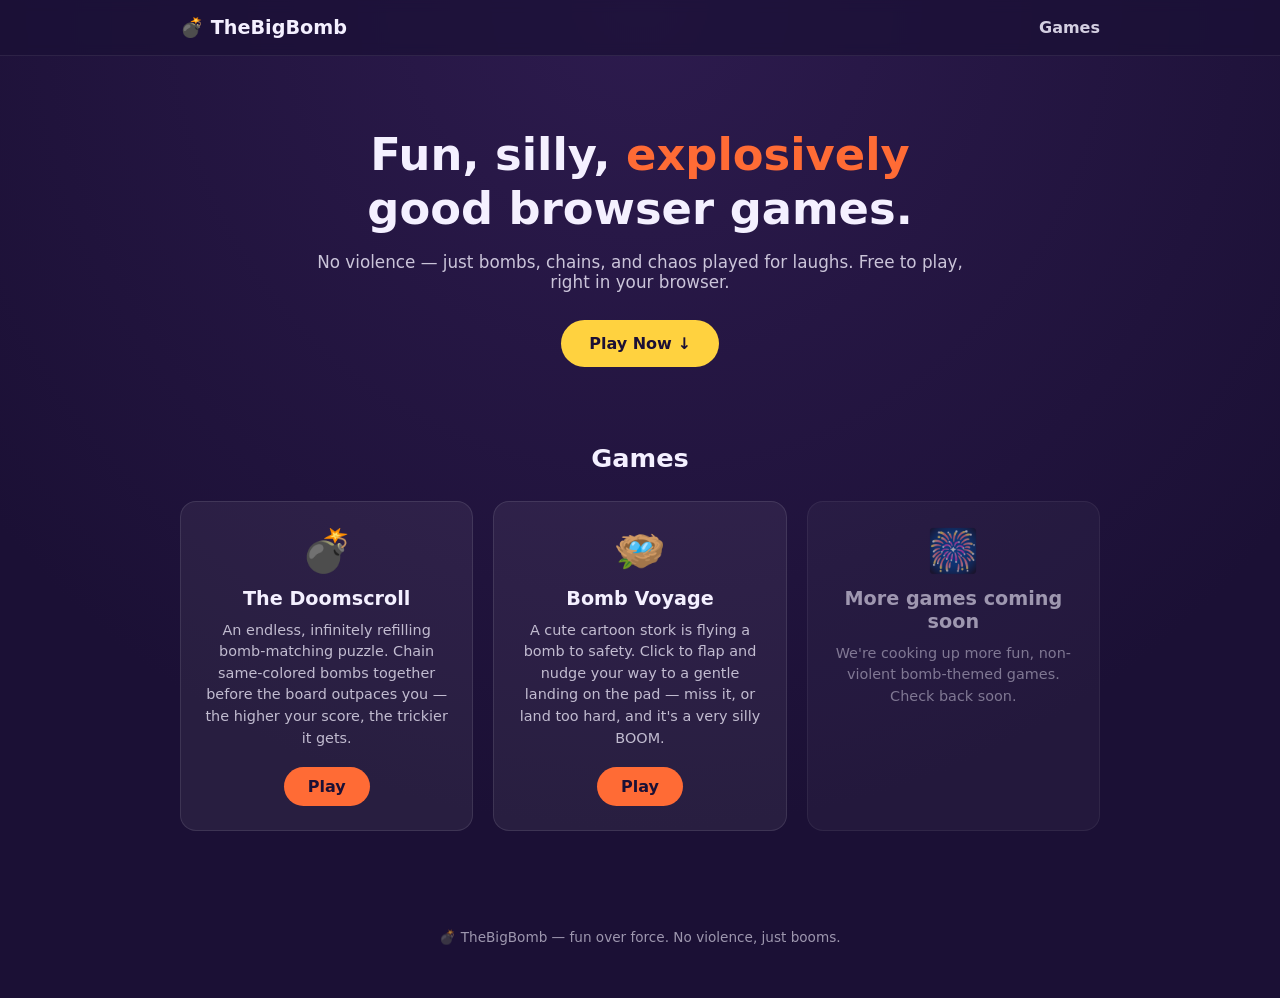
<file: index.html>
<!DOCTYPE html>
<html lang="en">
<head>
<meta charset="UTF-8">
<meta name="viewport" content="width=device-width, initial-scale=1.0">
<title>TheBigBomb — Fun Browser Games</title>
<link rel="stylesheet" href="style.css">
</head>
<body>
  <header class="site-header">
    <div class="nav">
      <a href="#" class="logo">💣 TheBigBomb</a>
      <nav>
        <a href="#games">Games</a>
      </nav>
    </div>
  </header>

  <section class="hero">
    <h1>Fun, silly, <span>explosively</span> good browser games.</h1>
    <p>No violence — just bombs, chains, and chaos played for laughs. Free to play, right in your browser.</p>
    <a href="#games" class="cta">Play Now ↓</a>
  </section>

  <section id="games" class="games">
    <h2>Games</h2>
    <div class="game-grid">
      <article class="game-card">
        <div class="game-art">💣</div>
        <h3>The Doomscroll</h3>
        <p>An endless, infinitely refilling bomb-matching puzzle. Chain same-colored bombs together before the board outpaces you — the higher your score, the trickier it gets.</p>
        <a href="games/doomscroll/index.html" class="play-btn">Play</a>
      </article>

      <article class="game-card">
        <div class="game-art">🪺</div>
        <h3>Bomb Voyage</h3>
        <p>A cute cartoon stork is flying a bomb to safety. Click to flap and nudge your way to a gentle landing on the pad — miss it, or land too hard, and it's a very silly BOOM.</p>
        <a href="games/bomb-voyage/index.html" class="play-btn">Play</a>
      </article>

      <article class="game-card coming-soon">
        <div class="game-art">🎆</div>
        <h3>More games coming soon</h3>
        <p>We're cooking up more fun, non-violent bomb-themed games. Check back soon.</p>
      </article>
    </div>
  </section>

  <footer class="site-footer">
    <p>💣 TheBigBomb — fun over force. No violence, just booms.</p>
  </footer>

  <script src="script.js"></script>
</body>
</html>
</file>
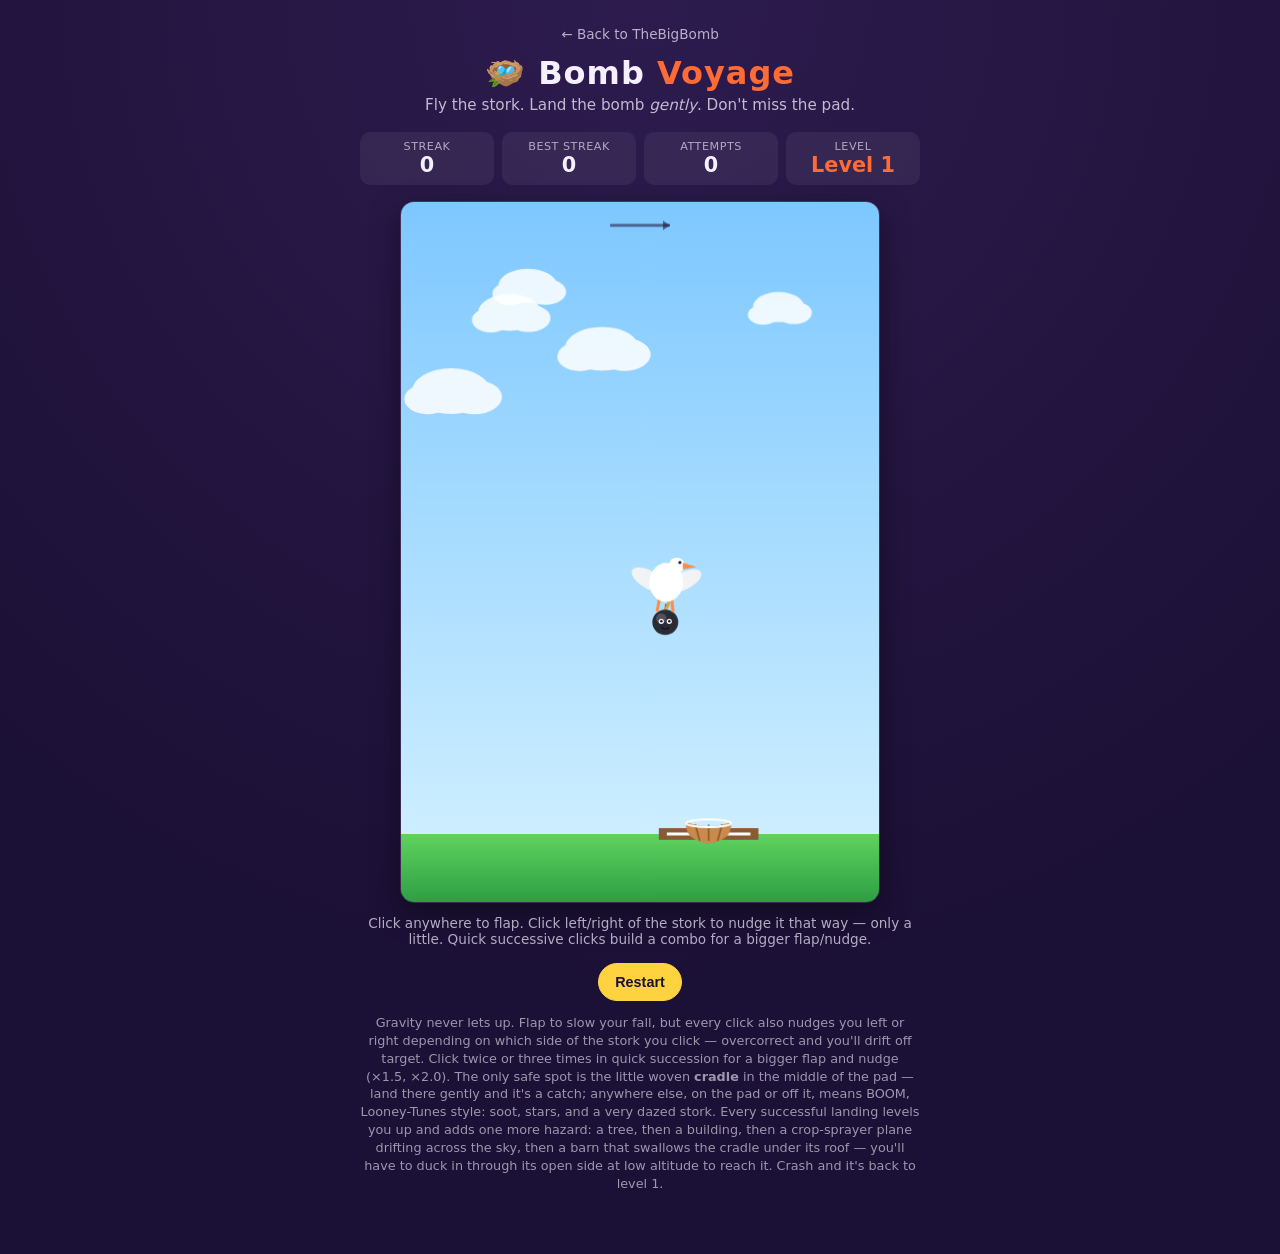
<file: games/bomb-voyage/index.html>
<!DOCTYPE html>
<html lang="en">
<head>
<meta charset="UTF-8">
<meta name="viewport" content="width=device-width, initial-scale=1.0">
<title>Bomb Voyage — TheBigBomb Games</title>
<link rel="stylesheet" href="style.css">
</head>
<body>
  <div class="wrap">
    <a href="../../index.html" class="back-link">← Back to TheBigBomb</a>

    <header>
      <h1>🪺 Bomb <span>Voyage</span></h1>
      <p class="tagline">Fly the stork. Land the bomb <em>gently</em>. Don't miss the pad.</p>
    </header>

    <div class="stats">
      <div class="stat"><span class="label">Streak</span><span id="streak">0</span></div>
      <div class="stat"><span class="label">Best Streak</span><span id="bestStreak">0</span></div>
      <div class="stat"><span class="label">Attempts</span><span id="attempts">0</span></div>
      <div class="stat"><span class="label">Level</span><span id="difficultyLabel">Level 1</span></div>
    </div>

    <div class="game-frame">
      <canvas id="game" width="480" height="720"></canvas>
      <div id="overlayMessage" class="overlay-message"></div>
    </div>

    <p id="hint" class="hint">Click anywhere to flap. Click left/right of the stork to nudge it that way — only a little. Quick successive clicks build a combo for a bigger flap/nudge.</p>

    <div class="controls">
      <button id="restart" class="primary">Restart</button>
    </div>

    <footer>
      <p>Gravity never lets up. Flap to slow your fall, but every click also nudges you left or right depending on which side of the stork you click — overcorrect and you'll drift off target. Click twice or three times in quick succession for a bigger flap and nudge (×1.5, ×2.0). The only safe spot is the little woven <strong>cradle</strong> in the middle of the pad — land there gently and it's a catch; anywhere else, on the pad or off it, means BOOM, Looney-Tunes style: soot, stars, and a very dazed stork. Every successful landing levels you up and adds one more hazard: a tree, then a building, then a crop-sprayer plane drifting across the sky, then a barn that swallows the cradle under its roof — you'll have to duck in through its open side at low altitude to reach it. Crash and it's back to level 1.</p>
    </footer>
  </div>

  <script src="script.js"></script>
</body>
</html>
</file>
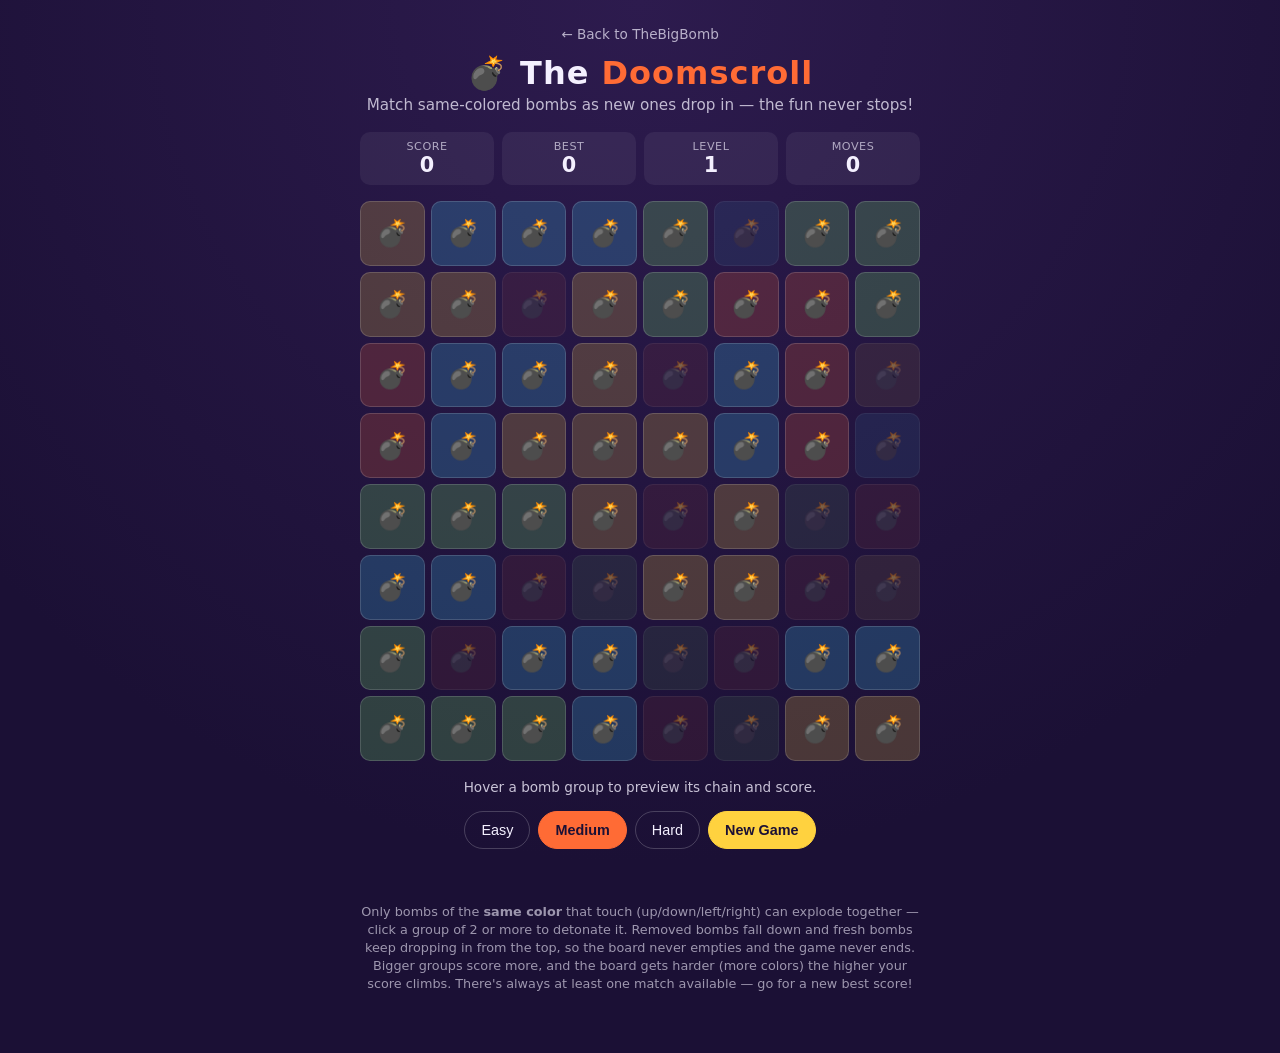
<file: games/doomscroll/index.html>
<!DOCTYPE html>
<html lang="en">
<head>
<meta charset="UTF-8">
<meta name="viewport" content="width=device-width, initial-scale=1.0">
<title>The Doomscroll — TheBigBomb Games</title>
<link rel="stylesheet" href="style.css">
</head>
<body>
  <div class="wrap">
    <a href="../../index.html" class="back-link">← Back to TheBigBomb</a>

    <header>
      <h1>💣 The <span>Doomscroll</span></h1>
      <p class="tagline">Match same-colored bombs as new ones drop in — the fun never stops!</p>
    </header>

    <div class="stats">
      <div class="stat"><span class="label">Score</span><span id="score">0</span></div>
      <div class="stat"><span class="label">Best</span><span id="best">0</span></div>
      <div class="stat"><span class="label">Level</span><span id="level">1</span></div>
      <div class="stat"><span class="label">Moves</span><span id="moves">0</span></div>
    </div>

    <div id="board" class="board"></div>

    <p id="preview" class="preview">Hover a bomb group to preview its chain and score.</p>

    <div class="controls">
      <button data-diff="easy" class="diff-btn">Easy</button>
      <button data-diff="medium" class="diff-btn active">Medium</button>
      <button data-diff="hard" class="diff-btn">Hard</button>
      <button id="newGame" class="primary">New Game</button>
    </div>

    <p id="message" class="message"></p>

    <footer>
      <p>Only bombs of the <strong>same color</strong> that touch (up/down/left/right) can explode together — click a group of 2 or more to detonate it. Removed bombs fall down and fresh bombs keep dropping in from the top, so the board never empties and the game never ends. Bigger groups score more, and the board gets harder (more colors) the higher your score climbs. There's always at least one match available — go for a new best score!</p>
    </footer>
  </div>

  <script src="script.js"></script>
</body>
</html>
</file>
<file: style.css>
:root {
  --bg1: #1b1035;
  --bg2: #2d1b4e;
  --accent: #ff6b35;
  --accent2: #ffd23f;
  --panel: rgba(255,255,255,0.06);
  --text: #f4f0ff;
}

* { box-sizing: border-box; }

body {
  margin: 0;
  min-height: 100vh;
  font-family: 'Segoe UI', system-ui, sans-serif;
  background: radial-gradient(circle at 50% 0%, var(--bg2), var(--bg1) 70%);
  color: var(--text);
  -webkit-tap-highlight-color: transparent;
}

a { color: inherit; }

.site-header {
  position: sticky;
  top: 0;
  z-index: 10;
  backdrop-filter: blur(6px);
  background: rgba(27,16,53,0.7);
  border-bottom: 1px solid rgba(255,255,255,0.08);
}

.nav {
  max-width: 960px;
  margin: 0 auto;
  padding: 16px 20px;
  display: flex;
  flex-wrap: wrap;
  align-items: center;
  justify-content: space-between;
  gap: 8px;
}

.logo {
  font-weight: 800;
  font-size: 1.2rem;
  text-decoration: none;
}

.nav nav a {
  text-decoration: none;
  opacity: 0.85;
  font-weight: 600;
  margin-left: 20px;
}

.nav nav a:hover {
  opacity: 1;
}

.hero {
  max-width: 720px;
  margin: 0 auto;
  padding: 72px 20px 56px;
  text-align: center;
}

.hero h1 {
  font-size: clamp(1.8rem, 5vw, 2.8rem);
  line-height: 1.2;
  margin: 0 0 16px;
}

.hero h1 span {
  color: var(--accent);
}

.hero p {
  opacity: 0.8;
  font-size: 1.05rem;
  margin: 0 0 28px;
}

.cta {
  display: inline-block;
  padding: 14px 28px;
  border-radius: 30px;
  background: var(--accent2);
  color: #1b1035;
  font-weight: 700;
  text-decoration: none;
  transition: transform 0.15s ease;
}

.cta:hover {
  transform: translateY(-2px);
}

.games {
  max-width: 960px;
  margin: 0 auto;
  padding: 20px 20px 60px;
}

.games h2 {
  text-align: center;
  font-size: 1.6rem;
  margin: 0 0 28px;
}

.game-grid {
  display: grid;
  grid-template-columns: repeat(auto-fit, minmax(240px, 1fr));
  gap: 20px;
}

.game-card {
  background: var(--panel);
  border: 1px solid rgba(255,255,255,0.1);
  border-radius: 16px;
  padding: 24px;
  display: flex;
  flex-direction: column;
  text-align: center;
  transition: transform 0.15s ease, border-color 0.15s ease;
}

.game-card:hover {
  transform: translateY(-4px);
  border-color: var(--accent);
}

.game-art {
  font-size: 2.6rem;
  margin-bottom: 12px;
}

.game-card h3 {
  margin: 0 0 10px;
  font-size: 1.2rem;
}

.game-card p {
  opacity: 0.75;
  font-size: 0.9rem;
  line-height: 1.5;
  flex-grow: 1;
  margin: 0 0 18px;
}

.play-btn {
  display: inline-block;
  align-self: center;
  padding: 10px 24px;
  border-radius: 24px;
  background: var(--accent);
  color: #1b1035;
  font-weight: 700;
  text-decoration: none;
  transition: transform 0.15s ease;
}

.play-btn:hover {
  transform: translateY(-2px);
}

.game-card.coming-soon {
  opacity: 0.6;
}

.site-footer {
  text-align: center;
  padding: 24px 20px 40px;
  opacity: 0.6;
  font-size: 0.85rem;
}

@media (max-width: 480px) {
  .hero { padding: 48px 16px 40px; }
  .games { padding: 12px 16px 48px; }
  .game-card { padding: 20px; }
}
</file>
<file: games/bomb-voyage/style.css>
:root {
  --bg1: #1b1035;
  --bg2: #2d1b4e;
  --accent: #ff6b35;
  --accent2: #ffd23f;
  --panel: rgba(255,255,255,0.06);
  --text: #f4f0ff;
}

* { box-sizing: border-box; }

body {
  margin: 0;
  min-height: 100vh;
  font-family: 'Segoe UI', system-ui, sans-serif;
  background: radial-gradient(circle at 50% 0%, var(--bg2), var(--bg1) 70%);
  color: var(--text);
  display: flex;
  justify-content: center;
  padding: 24px 12px 48px;
  -webkit-tap-highlight-color: transparent;
}

.wrap {
  width: 100%;
  max-width: 560px;
  text-align: center;
}

.back-link {
  display: inline-block;
  margin-bottom: 12px;
  color: var(--text);
  opacity: 0.7;
  text-decoration: none;
  font-size: 0.85rem;
}

.back-link:hover {
  opacity: 1;
}

header h1 {
  margin: 0 0 4px;
  font-size: 2rem;
  letter-spacing: 1px;
}

header h1 span {
  color: var(--accent);
}

header h1 em {
  font-style: normal;
  color: var(--accent2);
}

.tagline {
  margin: 0 0 18px;
  opacity: 0.75;
  font-size: 0.95rem;
}

.stats {
  display: flex;
  justify-content: space-between;
  gap: 8px;
  margin-bottom: 16px;
}

.stat {
  flex: 1;
  background: var(--panel);
  border-radius: 10px;
  padding: 8px 4px;
  display: flex;
  flex-direction: column;
}

.stat .label {
  font-size: 0.7rem;
  text-transform: uppercase;
  letter-spacing: 0.5px;
  opacity: 0.65;
}

.stat span:last-child {
  font-size: 1.3rem;
  font-weight: 700;
}

#difficultyLabel {
  color: var(--accent);
}

.game-frame {
  position: relative;
  width: 100%;
  max-width: 480px;
  aspect-ratio: 480 / 720;
  max-height: 78vh;
  margin: 0 auto 12px;
  line-height: 0;
  border-radius: 14px;
  overflow: hidden;
  border: 1px solid rgba(255,255,255,0.12);
  box-shadow: 0 10px 30px rgba(0,0,0,0.4);
}

#game {
  width: 100%;
  height: 100%;
  display: block;
  cursor: pointer;
  touch-action: none;
  -webkit-tap-highlight-color: transparent;
}

.overlay-message {
  position: absolute;
  top: 50%;
  left: 50%;
  transform: translate(-50%, -50%);
  font-size: clamp(1.4rem, 5vw, 2.2rem);
  font-weight: 800;
  text-align: center;
  text-shadow: 0 2px 8px rgba(0,0,0,0.6);
  pointer-events: none;
  opacity: 0;
  transition: opacity 0.2s ease;
}

.overlay-message.show {
  opacity: 1;
}

.hint {
  font-size: 0.85rem;
  opacity: 0.7;
  margin: 0 0 16px;
}

.controls {
  display: flex;
  flex-wrap: wrap;
  gap: 8px;
  justify-content: center;
  margin-bottom: 12px;
}

.controls button {
  padding: 10px 16px;
  border-radius: 24px;
  border: 1px solid rgba(255,255,255,0.2);
  background: transparent;
  color: var(--text);
  font-size: 0.9rem;
  cursor: pointer;
  touch-action: manipulation;
  transition: background 0.15s ease, transform 0.1s ease;
}

.controls button:hover {
  background: rgba(255,255,255,0.1);
  transform: translateY(-1px);
}

.controls .primary {
  background: var(--accent2);
  color: #1b1035;
  border-color: var(--accent2);
  font-weight: 700;
}

footer p {
  font-size: 0.8rem;
  opacity: 0.6;
  line-height: 1.4;
}

@media (max-width: 400px) {
  body { padding: 16px 8px 32px; }
  header h1 { font-size: 1.5rem; }
  .stat span:last-child { font-size: 1.1rem; }
}
</file>
<file: games/doomscroll/style.css>
:root {
  --bg1: #1b1035;
  --bg2: #2d1b4e;
  --accent: #ff6b35;
  --accent2: #ffd23f;
  --panel: rgba(255,255,255,0.06);
  --text: #f4f0ff;
}

* { box-sizing: border-box; }

body {
  margin: 0;
  min-height: 100vh;
  font-family: 'Segoe UI', system-ui, sans-serif;
  background: radial-gradient(circle at 50% 0%, var(--bg2), var(--bg1) 70%);
  color: var(--text);
  display: flex;
  justify-content: center;
  padding: 24px 12px 48px;
  -webkit-tap-highlight-color: transparent;
}

.wrap {
  width: 100%;
  max-width: 560px;
  text-align: center;
}

.back-link {
  display: inline-block;
  margin-bottom: 12px;
  color: var(--text);
  opacity: 0.7;
  text-decoration: none;
  font-size: 0.85rem;
}

.back-link:hover {
  opacity: 1;
}

header h1 {
  margin: 0 0 4px;
  font-size: 2rem;
  letter-spacing: 1px;
}

header h1 span {
  color: var(--accent);
}

header h1 em {
  font-style: normal;
  color: var(--accent2);
}

.tagline {
  margin: 0 0 18px;
  opacity: 0.75;
  font-size: 0.95rem;
}

.stats {
  display: flex;
  justify-content: space-between;
  gap: 8px;
  margin-bottom: 16px;
}

.stat {
  flex: 1;
  background: var(--panel);
  border-radius: 10px;
  padding: 8px 4px;
  display: flex;
  flex-direction: column;
}

.stat .label {
  font-size: 0.7rem;
  text-transform: uppercase;
  letter-spacing: 0.5px;
  opacity: 0.65;
}

.stat span:last-child {
  font-size: 1.3rem;
  font-weight: 700;
}

.board {
  display: grid;
  gap: 6px;
  margin: 0 auto 18px;
  width: 100%;
  aspect-ratio: 1 / 1;
  max-height: 72vh;
}

.cell {
  position: relative;
  display: flex;
  align-items: center;
  justify-content: center;
  border-radius: 10px;
  background: rgba(255,255,255,0.05);
  border: 1px solid rgba(255,255,255,0.08);
  cursor: default;
  overflow: visible;
  font-size: clamp(16px, 4vw, 26px);
  user-select: none;
  touch-action: manipulation;
  transition: transform 0.1s ease, box-shadow 0.15s ease;
}

.cell.bomb {
  border: 1px solid rgba(255,255,255,0.15);
}

.cell.poppable {
  cursor: pointer;
}

.cell.poppable:hover,
.cell.poppable.highlight {
  transform: scale(1.08);
  box-shadow: 0 0 0 2px #fff, 0 0 14px 2px currentColor;
}

.cell.isolated {
  opacity: 0.4;
  cursor: not-allowed;
}

.cell.exploding {
  animation: pop 0.5s ease forwards;
  z-index: 2;
}

@keyframes pop {
  0%   { transform: scale(1); filter: brightness(1); }
  30%  { transform: scale(1.5); filter: brightness(1.6); }
  100% { transform: scale(0.2); opacity: 0; filter: brightness(2); }
}

.particle {
  position: absolute;
  top: 50%;
  left: 50%;
  width: 8px;
  height: 8px;
  border-radius: 50%;
  pointer-events: none;
  animation: burst 0.6s ease-out forwards;
}

@keyframes burst {
  0%   { transform: translate(-50%, -50%) scale(1); opacity: 1; }
  100% { transform: translate(calc(-50% + var(--dx)), calc(-50% + var(--dy))) scale(0); opacity: 0; }
}

.controls {
  display: flex;
  flex-wrap: wrap;
  gap: 8px;
  justify-content: center;
  margin-bottom: 12px;
}

.controls button {
  padding: 10px 16px;
  border-radius: 24px;
  border: 1px solid rgba(255,255,255,0.2);
  background: transparent;
  color: var(--text);
  font-size: 0.9rem;
  cursor: pointer;
  touch-action: manipulation;
  transition: background 0.15s ease, transform 0.1s ease;
}

.controls button:hover {
  background: rgba(255,255,255,0.1);
  transform: translateY(-1px);
}

.diff-btn.active {
  background: var(--accent);
  border-color: var(--accent);
  color: #1b1035;
  font-weight: 700;
}

.controls .primary {
  background: var(--accent2);
  color: #1b1035;
  border-color: var(--accent2);
  font-weight: 700;
}

.message {
  min-height: 1.4em;
  font-weight: 600;
  color: var(--accent2);
}

.preview {
  min-height: 1.3em;
  font-size: 0.85rem;
  opacity: 0.8;
  margin: 0 0 14px;
}

footer p {
  font-size: 0.8rem;
  opacity: 0.6;
  line-height: 1.4;
}

@media (max-width: 400px) {
  body { padding: 16px 8px 32px; }
  header h1 { font-size: 1.5rem; }
  .stat span:last-child { font-size: 1.1rem; }
}
</file>
